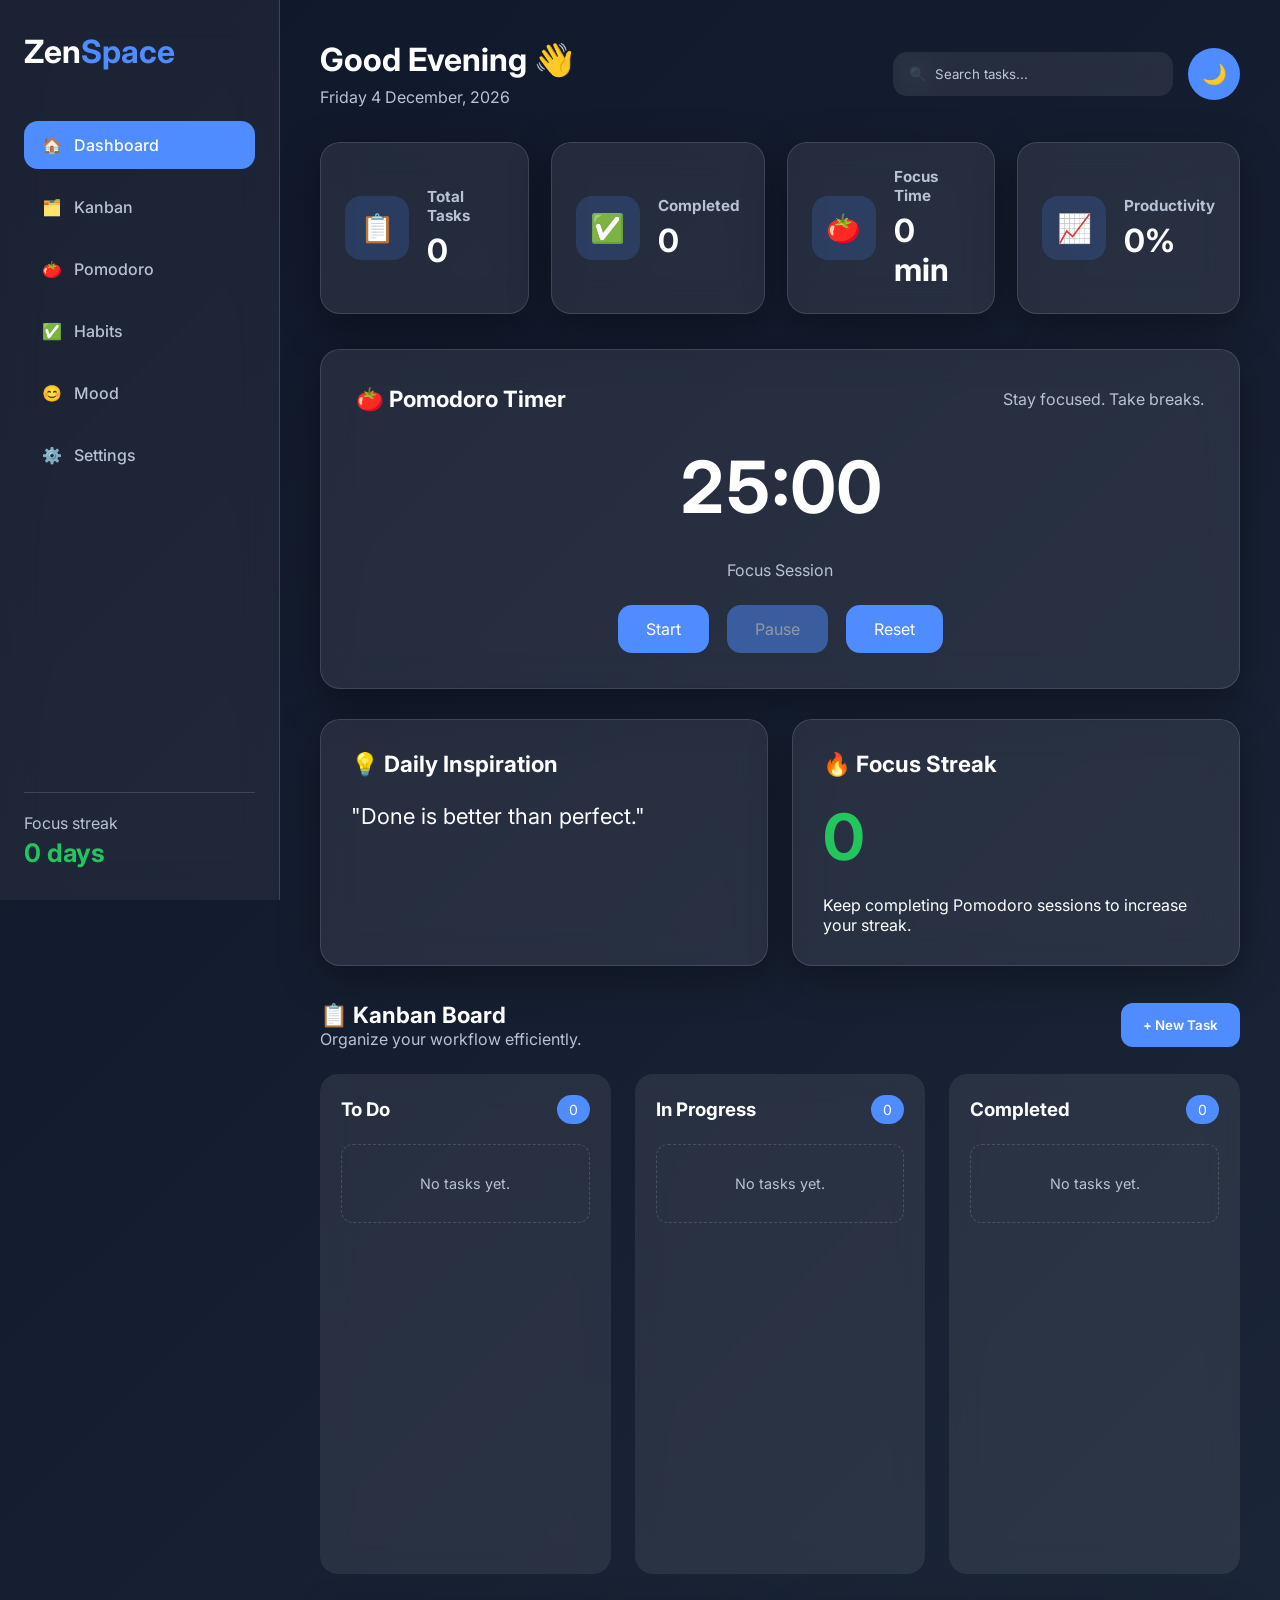
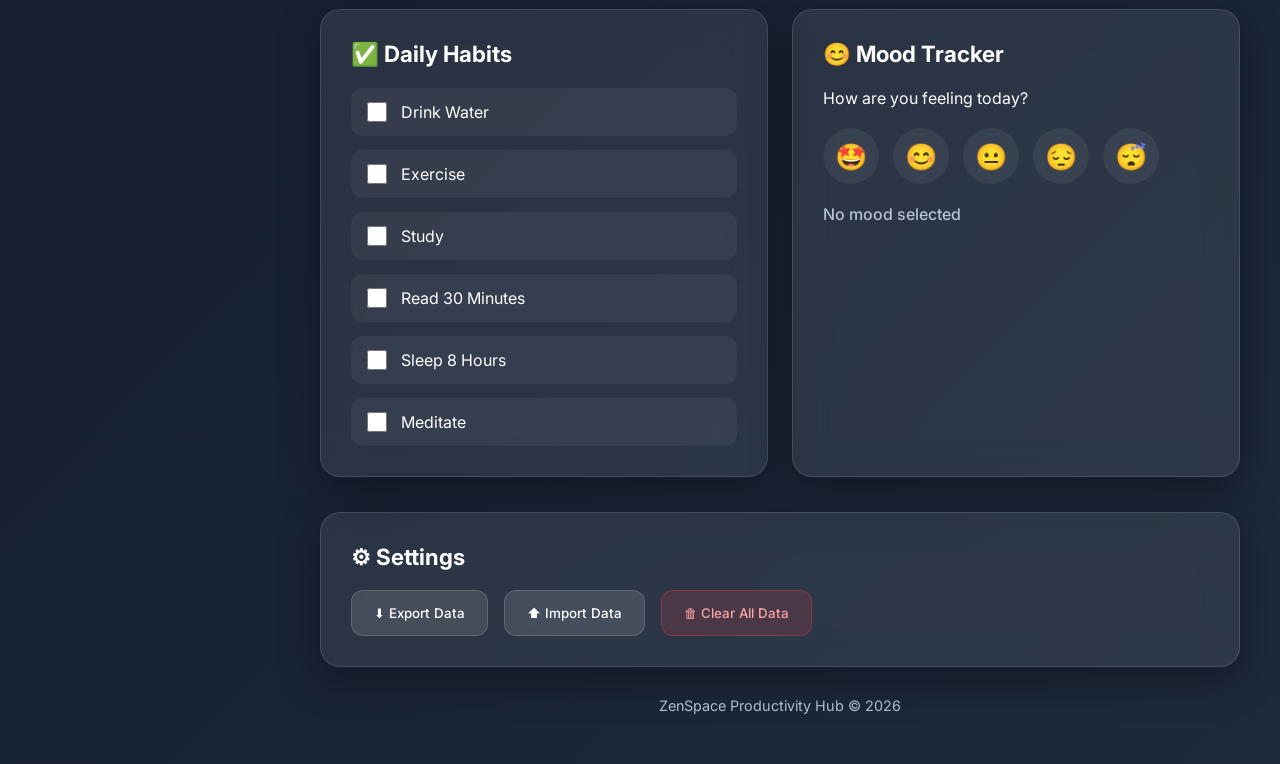
<file: index.html>
<!DOCTYPE html>
<html lang="en">

<head>

    <meta charset="UTF-8">

    <meta
        name="viewport"
        content="width=device-width, initial-scale=1.0">

    <title>ZenSpace | Productivity Hub</title>

    <meta name="description" content="ZenSpace — a premium productivity dashboard with Pomodoro timer, Kanban board, habit and mood tracking. Built with HTML, CSS and vanilla JavaScript.">

    <!-- Inline SVG favicon avoids a 404 request for favicon.ico -->
    <link rel="icon" href="data:image/svg+xml,%3Csvg xmlns='http://www.w3.org/2000/svg' viewBox='0 0 100 100'%3E%3Crect width='100' height='100' rx='22' fill='%234f8cff'/%3E%3Ctext x='50' y='68' font-size='58' font-family='Arial' font-weight='700' fill='white' text-anchor='middle'%3EZ%3C/text%3E%3C/svg%3E">

    <link
        rel="stylesheet"
        href="style.css">

</head>

<body>

    <!-- =========================
         LOADING SCREEN
    ========================== -->

    <div
        id="loader">

        <div class="loader-content">

            <div class="spinner"></div>

            <h1>ZenSpace</h1>

            <p>Preparing your workspace...</p>

        </div>

    </div>

    <!-- =========================
            MAIN APP
    ========================== -->

    <div
        class="app">

        <!-- =========================
                SIDEBAR
        ========================== -->

        <button id="sidebarToggle" class="sidebar-toggle" aria-label="Toggle navigation menu" aria-expanded="false">
            <span></span>
            <span></span>
            <span></span>
        </button>

        <aside
            class="sidebar"
            id="sidebar">

            <div class="logo">

                <h1>

                    Zen<span>Space</span>

                </h1>

            </div>

            <nav>

                <a href="#dashboard" class="nav-link active" data-section="dashboard">

                    <span class="nav-icon">🏠</span> Dashboard

                </a>

                <a href="#kanban" class="nav-link" data-section="kanban">

                    <span class="nav-icon">🗂️</span> Kanban

                </a>

                <a href="#pomodoro" class="nav-link" data-section="pomodoro">

                    <span class="nav-icon">🍅</span> Pomodoro

                </a>

                <a href="#habits" class="nav-link" data-section="habits">

                    <span class="nav-icon">✅</span> Habits

                </a>

                <a href="#mood" class="nav-link" data-section="mood">

                    <span class="nav-icon">😊</span> Mood

                </a>

                <a href="#settings" class="nav-link" data-section="settings">

                    <span class="nav-icon">⚙️</span> Settings

                </a>

            </nav>

            <div class="sidebar-footer">
                <p>Focus streak</p>
                <h2 id="sidebarStreak">0 days</h2>
            </div>

        </aside>

        <!-- =========================
            CONTENT
        ========================== -->

        <main
            class="content">

            <!-- =========================
                    HEADER
            ========================== -->

            <header
                class="topbar">

                <div>

                    <h2
                        id="greeting">

                        Good Morning

                    </h2>

                    <p
                        id="todayDate">

                        Monday, 1 January 2026

                    </p>

                </div>

                <div
                    class="top-actions">

                    <div class="search-wrap">
                        <span class="search-icon">🔍</span>
                        <input
                            id="searchInput"
                            type="text"
                            placeholder="Search tasks...">
                    </div>

                    <button
                        id="themeToggle"
                        aria-label="Toggle dark or light theme">

                        🌙

                    </button>

                </div>

            </header>

            <!-- =========================
               DASHBOARD STATS
            ========================== -->

            <section
                id="dashboard"
                class="stats-grid reveal">
                <!-- Card 1 -->
<div class="stat-card">

    <div class="stat-icon">
        📋
    </div>

    <div class="stat-info">

        <h3>Total Tasks</h3>

        <h2 id="totalTasks">
            0
        </h2>

    </div>

</div>

<!-- Card 2 -->
<div class="stat-card">

    <div class="stat-icon">
        ✅
    </div>

    <div class="stat-info">

        <h3>Completed</h3>

        <h2 id="completedTasks">
            0
        </h2>

    </div>

</div>

<!-- Card 3 -->
<div class="stat-card">

    <div class="stat-icon">
        🍅
    </div>

    <div class="stat-info">

        <h3>Focus Time</h3>

        <h2 id="focusMinutes">
            0 min
        </h2>

    </div>

</div>

<!-- Card 4 -->
<div class="stat-card">

    <div class="stat-icon">
        📈
    </div>

    <div class="stat-info">

        <h3>Productivity</h3>

        <h2 id="productivityScore">
            0%
        </h2>

    </div>

</div>

</section>
<!-- =========================
        POMODORO
========================== -->

<section
    id="pomodoro"
    class="pomodoro-section reveal">

    <div class="pomodoro-card">

        <div class="section-title">

            <h2>
                🍅 Pomodoro Timer
            </h2>

            <p>
                Stay focused. Take breaks.
            </p>

        </div>

        <div
            id="timerDisplay"
            class="timer-display">

            25:00

        </div>

        <div
            id="timerStatus"
            class="timer-status">

            Focus Session

        </div>

        <div
            class="timer-controls">

            <button
                id="startBtn">

                Start

            </button>

            <button
                id="pauseBtn">

                Pause

            </button>

            <button
                id="resetBtn">

                Reset

            </button>

        </div>

    </div>

</section>
<!-- =========================
     PRODUCTIVITY PANEL
========================= -->

<section class="productivity-panel reveal">

    <div class="quote-card">

        <div class="section-title">

            <h2>
                💡 Daily Inspiration
            </h2>

        </div>

        <blockquote id="dailyQuote">

            "Small progress every day adds up to big results."

        </blockquote>

    </div>

    <div class="progress-card">

        <div class="section-title">

            <h2>

                🔥 Focus Streak

            </h2>

        </div>

        <div class="streak-number"
             id="streakCount">

            0

        </div>

        <p>

            Keep completing Pomodoro sessions
            to increase your streak.

        </p>

    </div>

</section>
<!-- =========================
        KANBAN BOARD
========================= -->

<section id="kanban" class="kanban-section reveal">

    <div class="section-header">

        <div>

            <h2>📋 Kanban Board</h2>

            <p>
                Organize your workflow efficiently.
            </p>

        </div>

        <button id="openTaskModal" class="primary-btn">

            + New Task

        </button>

    </div>

    <div class="kanban-board">

        <!-- TO DO -->

        <div
            class="kanban-column"
            data-column="todo">

            <div class="column-header">

                <h3>To Do</h3>

                <span id="todoCount">

                    0

                </span>

            </div>

            <div
                id="todoList"
                class="task-list">

            </div>

        </div>

        <!-- IN PROGRESS -->

        <div
            class="kanban-column"
            data-column="progress">

            <div class="column-header">

                <h3>In Progress</h3>

                <span id="progressCount">

                    0

                </span>

            </div>

            <div
                id="progressList"
                class="task-list">

            </div>

        </div>

        <!-- COMPLETED -->

        <div
            class="kanban-column"
            data-column="completed">

            <div class="column-header">

                <h3>Completed</h3>

                <span id="completedCount">

                    0

                </span>

            </div>

            <div
                id="completedList"
                class="task-list">

            </div>

        </div>

    </div>

</section>
<!-- =========================
        HABITS & MOOD
========================= -->

<section class="bottom-grid reveal">

    <!-- HABIT TRACKER -->

    <div
        id="habits"
        class="glass-card">

        <div class="section-header">

            <h2>
                ✅ Daily Habits
            </h2>

        </div>

        <div class="habit-list">

            <label class="habit-item">

                <input
                    type="checkbox"
                    data-habit="water">

                <span>Drink Water</span>

            </label>

            <label class="habit-item">

                <input
                    type="checkbox"
                    data-habit="exercise">

                <span>Exercise</span>

            </label>

            <label class="habit-item">

                <input
                    type="checkbox"
                    data-habit="study">

                <span>Study</span>

            </label>

            <label class="habit-item">

                <input
                    type="checkbox"
                    data-habit="reading">

                <span>Read 30 Minutes</span>

            </label>

            <label class="habit-item">

                <input
                    type="checkbox"
                    data-habit="sleep">

                <span>Sleep 8 Hours</span>

            </label>

            <label class="habit-item">

                <input
                    type="checkbox"
                    data-habit="meditation">

                <span>Meditate</span>

            </label>

        </div>

    </div>

    <!-- MOOD TRACKER -->

    <div
        id="mood"
        class="glass-card">

        <div class="section-header">

            <h2>
                😊 Mood Tracker
            </h2>

        </div>

        <p>

            How are you feeling today?

        </p>

        <div class="mood-container">

            <button
                class="mood-btn"
                data-mood="excellent"
                aria-label="Excellent">

                🤩

            </button>

            <button
                class="mood-btn"
                data-mood="happy"
                aria-label="Happy">

                😊

            </button>

            <button
                class="mood-btn"
                data-mood="normal"
                aria-label="Normal">

                😐

            </button>

            <button
                class="mood-btn"
                data-mood="sad"
                aria-label="Sad">

                😔

            </button>

            <button
                class="mood-btn"
                data-mood="tired"
                aria-label="Tired">

                😴

            </button>

        </div>

        <p
            id="selectedMood">

            No mood selected

        </p>

    </div>

</section>
<!-- =========================
        SETTINGS
========================= -->

<section
    id="settings"
    class="glass-card settings-section reveal">

    <div class="section-header">

        <h2>⚙ Settings</h2>

    </div>

    <div class="settings-buttons">

        <button id="exportData" class="secondary-btn">

            ⬇ Export Data

        </button>

        <button id="importData" class="secondary-btn">

            ⬆ Import Data

        </button>

        <button id="clearData" class="danger-btn">

            🗑 Clear All Data

        </button>

        <input
            type="file"
            id="importFile"
            accept=".json"
            hidden>

    </div>

</section>

<!-- =========================
        FOOTER
========================= -->

<footer class="footer">

    <p>

        ZenSpace Productivity Hub © 2026

    </p>

</footer>

</main>

</div>

<!-- =========================
        TASK MODAL
========================= -->

<div
    id="taskModal"
    class="modal">

    <div class="modal-content">

        <button
            id="closeModal"
            class="close-btn"
            aria-label="Close dialog">

            ×

        </button>

        <h2>

            Create New Task

        </h2>

        <form id="taskForm" novalidate>

            <div class="form-group">

                <label for="taskTitle">

                    Task Title

                </label>

                <input
                    id="taskTitle"
                    type="text"
                    maxlength="50"
                    autocomplete="off">

                <span class="field-error" id="titleError"></span>

            </div>

            <div class="form-group">

                <label for="taskDescription">

                    Description

                </label>

                <textarea
                    id="taskDescription"
                    rows="4"
                    maxlength="200"></textarea>

                <span class="field-error" id="descriptionError"></span>

            </div>

            <div class="form-group">

                <label for="taskPriority">

                    Priority

                </label>

                <select id="taskPriority">

                    <option value="High">

                        High

                    </option>

                    <option value="Medium" selected>

                        Medium

                    </option>

                    <option value="Low">

                        Low

                    </option>

                </select>

            </div>

            <div class="form-group">

                <label for="taskDueDate">

                    Due Date

                </label>

                <input
                    id="taskDueDate"
                    type="date">

                <span class="field-error" id="dueDateError"></span>

            </div>

            <p
                id="formError"
                class="form-error">

            </p>

            <button
                type="submit"
                class="primary-btn">

                Save Task

            </button>

        </form>

    </div>

</div>

<!-- =========================
        TOAST
========================= -->

<div
    id="toast"
    class="toast"
    role="status"
    aria-live="polite">

</div>

<script src="script.js"></script>

</body>

</html>
</file>
<file: style.css>
/* =====================================================
   ZENSPACE PRODUCTIVITY HUB
   STYLE SHEET
===================================================== */

/* ---------- GOOGLE FONT ---------- */

@import url('https://fonts.googleapis.com/css2?family=Inter:wght@300;400;500;600;700&display=swap');

/* ---------- VARIABLES ---------- */

:root{

    --primary:#4f8cff;
    --primary-dark:#2b67d9;

    --success:#22c55e;

    --warning:#f59e0b;

    --danger:#ef4444;

    --background:#0f172a;

    --surface:rgba(255,255,255,.08);

    --surface-light:rgba(255,255,255,.12);

    --border:rgba(255,255,255,.15);

    --text:#ffffff;

    --text-light:#b8c2d6;

    --shadow:0 12px 40px rgba(0,0,0,.35);

    --radius:18px;

    --transition:.3s ease;

}

/* ---------- RESET ---------- */

*{

    margin:0;

    padding:0;

    box-sizing:border-box;

}

html{

    scroll-behavior:smooth;

}

body{

    font-family:"Inter",sans-serif;

    background:linear-gradient(135deg,#0f172a,#1e293b);

    color:var(--text);

    min-height:100vh;

    overflow-x:hidden;

    transition:background var(--transition), color var(--transition);

}

/* respect reduced motion preference */
@media (prefers-reduced-motion: reduce){

    *{

        animation-duration:.001ms !important;

        animation-iteration-count:1 !important;

        transition-duration:.001ms !important;

        scroll-behavior:auto !important;

    }

}

/* ---------- SCROLLBAR ---------- */

::-webkit-scrollbar{

    width:8px;

}

::-webkit-scrollbar-track{

    background:#0f172a;

}

::-webkit-scrollbar-thumb{

    background:var(--primary);

    border-radius:20px;

}

/* ---------- LINKS ---------- */

a{

    text-decoration:none;

    color:inherit;

}

/* ---------- BUTTON ---------- */

button{

    border:none;

    cursor:pointer;

    font-family:inherit;

}

button:focus-visible,
a:focus-visible,
input:focus-visible,
textarea:focus-visible,
select:focus-visible{

    outline:2px solid var(--primary);

    outline-offset:2px;

}

/* ---------- INPUT ---------- */

input,
textarea,
select{

    font-family:inherit;

    outline:none;

}

/* =====================================================
   LOADING SCREEN
===================================================== */

#loader{

    position:fixed;

    inset:0;

    z-index:9999;

    display:flex;

    align-items:center;

    justify-content:center;

    background:#0f172a;

    transition:opacity .5s ease;

}

.loader-content{

    text-align:center;

}

.loader-content h1{

    margin-top:24px;

    font-size:1.8rem;

    letter-spacing:.5px;

}

.loader-content p{

    margin-top:8px;

    color:var(--text-light);

}

.spinner{

    width:56px;

    height:56px;

    margin:0 auto;

    border-radius:50%;

    border:4px solid rgba(255,255,255,.15);

    border-top-color:var(--primary);

    animation:spin .9s linear infinite;

}

@keyframes spin{

    to{ transform:rotate(360deg); }

}

/* =====================================================
   APP LAYOUT
===================================================== */

.app{

    display:grid;

    grid-template-columns:280px 1fr;

    min-height:100vh;

}

/* =====================================================
   SIDEBAR
===================================================== */

.sidebar{

    position:sticky;

    top:0;

    height:100vh;

    padding:32px 24px;

    background:rgba(255,255,255,.05);

    backdrop-filter:blur(20px);

    border-right:1px solid var(--border);

    display:flex;

    flex-direction:column;

}

.logo{

    margin-bottom:50px;

}

.logo h1{

    font-size:2rem;

    font-weight:700;

}

.logo span{

    color:var(--primary);

}

.sidebar nav{

    display:flex;

    flex-direction:column;

    gap:14px;

    flex:1;

}

.sidebar nav a{

    padding:14px 18px;

    border-radius:14px;

    transition:var(--transition);

    color:var(--text-light);

    font-weight:500;

    display:flex;

    align-items:center;

    gap:12px;

}

.sidebar nav a:hover{

    background:var(--surface-light);

    color:white;

}

.sidebar nav a.active{

    background:var(--primary);

    color:white;

}

.sidebar-footer{

    padding-top:20px;

    border-top:1px solid var(--border);

    color:var(--text-light);

}

.sidebar-footer h2{

    color:var(--success);

    font-size:1.6rem;

    margin-top:4px;

}

.sidebar-toggle{

    display:none;

    position:fixed;

    top:20px;

    left:20px;

    z-index:1100;

    width:46px;

    height:46px;

    border-radius:12px;

    background:var(--primary);

    flex-direction:column;

    align-items:center;

    justify-content:center;

    gap:5px;

}

.sidebar-toggle span{

    width:22px;

    height:2px;

    background:white;

    border-radius:2px;

}

/* =====================================================
   MAIN CONTENT
===================================================== */

.content{

    padding:40px;

    min-width:0;

}

/* =====================================================
   HEADER
===================================================== */

.topbar{

    display:flex;

    justify-content:space-between;

    align-items:center;

    margin-bottom:35px;

    gap:20px;

    flex-wrap:wrap;

}

.topbar h2{

    font-size:2rem;

    margin-bottom:8px;

}

.topbar p{

    color:var(--text-light);

}

.top-actions{

    display:flex;

    align-items:center;

    gap:15px;

}

.search-wrap{

    position:relative;

    display:flex;

    align-items:center;

}

.search-icon{

    position:absolute;

    left:16px;

    font-size:14px;

    opacity:.7;

    pointer-events:none;

}

.top-actions input{

    width:280px;

    padding:14px 18px 14px 42px;

    border:none;

    border-radius:14px;

    background:var(--surface);

    color:white;

    backdrop-filter:blur(15px);

}

.top-actions input::placeholder{

    color:#bfc7d8;

}

#themeToggle{

    width:52px;

    height:52px;

    border-radius:50%;

    background:var(--primary);

    color:white;

    font-size:20px;

    transition:.3s;

    flex-shrink:0;

}

#themeToggle:hover{

    transform:rotate(180deg);

}

/* =====================================================
   GLASS CARD
===================================================== */

.glass-card,
.stat-card,
.pomodoro-card,
.quote-card,
.progress-card,
.settings-section{

    background:rgba(255,255,255,.08);

    backdrop-filter:blur(18px);

    border:1px solid rgba(255,255,255,.12);

    border-radius:20px;

    box-shadow:var(--shadow);

}

/* =====================================================
   SECTION HEADER
===================================================== */

.section-header,
.section-title{

    display:flex;

    justify-content:space-between;

    align-items:center;

    margin-bottom:20px;

    flex-wrap:wrap;

    gap:12px;

}

.section-header h2,
.section-title h2{

    font-size:1.4rem;

}

.section-header p,
.section-title p{

    color:var(--text-light);

}

/* =====================================================
   SCROLL REVEAL
===================================================== */

.reveal{

    opacity:0;

    transform:translateY(24px);

    transition:opacity .6s ease, transform .6s ease;

}

.reveal.visible{

    opacity:1;

    transform:translateY(0);

}

/* =====================================================
   DASHBOARD STATS
===================================================== */

.stats-grid{

    display:grid;

    grid-template-columns:repeat(4,1fr);

    gap:22px;

    margin-bottom:35px;

}

.stat-card{

    display:flex;

    align-items:center;

    gap:18px;

    padding:24px;

    transition:.3s;

}

.stat-card:hover{

    transform:translateY(-6px);

}

.stat-icon{

    width:64px;

    height:64px;

    display:flex;

    justify-content:center;

    align-items:center;

    font-size:28px;

    border-radius:16px;

    background:rgba(79,140,255,.18);

    flex-shrink:0;

}

.stat-info h3{

    color:var(--text-light);

    font-size:.95rem;

    margin-bottom:6px;

}

.stat-info h2{

    font-size:2rem;

}

/* =====================================================
   POMODORO
===================================================== */

.pomodoro-section{

    margin-top:30px;

}

.pomodoro-card{

    padding:35px;

    text-align:center;

}

.timer-display{

    font-size:72px;

    font-weight:700;

    margin:30px 0;

    font-variant-numeric:tabular-nums;

}

.timer-display.break-mode{

    color:var(--success);

}

.timer-status{

    color:var(--text-light);

    margin-bottom:25px;

}

.timer-controls{

    display:flex;

    justify-content:center;

    gap:18px;

    flex-wrap:wrap;

}

.timer-controls button{

    padding:14px 28px;

    border-radius:14px;

    background:var(--primary);

    color:white;

    font-size:16px;

    transition:.3s;

}

.timer-controls button:hover{

    transform:translateY(-3px);

    background:var(--primary-dark);

}

.timer-controls button:disabled{

    opacity:.5;

    cursor:not-allowed;

    transform:none;

}

/* =====================================================
   PRODUCTIVITY PANEL
===================================================== */

.productivity-panel{

    display:grid;

    grid-template-columns:1fr 1fr;

    gap:24px;

    margin-top:30px;

}

.quote-card,
.progress-card{

    padding:30px;

}

.quote-card blockquote{

    font-size:22px;

    line-height:1.7;

    color:white;

}

.streak-number{

    font-size:64px;

    font-weight:700;

    margin:20px 0;

    color:var(--success);

}

/* =====================================================
   KANBAN
===================================================== */

.kanban-section{

    margin-top:35px;

}

.primary-btn{

    background:var(--primary);

    color:white;

    padding:14px 22px;

    border-radius:12px;

    transition:.3s;

    font-weight:600;

}

.primary-btn:hover{

    background:var(--primary-dark);

    transform:translateY(-2px);

}

.secondary-btn{

    background:var(--surface-light);

    color:white;

    padding:14px 22px;

    border-radius:12px;

    transition:.3s;

    font-weight:500;

    border:1px solid var(--border);

}

.secondary-btn:hover{

    background:rgba(255,255,255,.2);

}

.danger-btn{

    background:rgba(239,68,68,.15);

    color:#fca5a5;

    padding:14px 22px;

    border-radius:12px;

    transition:.3s;

    font-weight:500;

    border:1px solid rgba(239,68,68,.35);

}

.danger-btn:hover{

    background:var(--danger);

    color:white;

}

.kanban-board{

    display:grid;

    grid-template-columns:repeat(3,1fr);

    gap:24px;

    margin-top:25px;

}

.kanban-column{

    background:rgba(255,255,255,.08);

    backdrop-filter:blur(15px);

    border-radius:18px;

    padding:20px;

    min-height:500px;

    border:1px solid transparent;

    transition:border-color .2s ease, background .2s ease;

}

.kanban-column.drag-over{

    border-color:var(--primary);

    background:rgba(79,140,255,.08);

}

.column-header{

    display:flex;

    justify-content:space-between;

    align-items:center;

    margin-bottom:20px;

}

.column-header span{

    background:var(--primary);

    padding:6px 12px;

    border-radius:999px;

    font-size:14px;

}

.task-list{

    display:flex;

    flex-direction:column;

    gap:16px;

    min-height:400px;

}

.task{

    background:rgba(255,255,255,.08);

    border:1px solid rgba(255,255,255,.12);

    border-radius:14px;

    padding:18px;

    cursor:grab;

    transition:.3s;

    animation:taskIn .35s ease;

}

@keyframes taskIn{

    from{ opacity:0; transform:translateY(10px); }

    to{ opacity:1; transform:translateY(0); }

}

.task:hover{

    transform:translateY(-5px);

}

.task.dragging{

    opacity:.4;

    cursor:grabbing;

}

.task-top{

    display:flex;

    justify-content:space-between;

    align-items:flex-start;

    gap:10px;

    margin-bottom:8px;

}

.task-title{

    font-weight:600;

    word-break:break-word;

}

.task-desc{

    color:var(--text-light);

    font-size:.9rem;

    margin-bottom:12px;

    word-break:break-word;

}

.task-meta{

    display:flex;

    justify-content:space-between;

    align-items:center;

    gap:8px;

    flex-wrap:wrap;

}

.priority-badge{

    font-size:.72rem;

    font-weight:700;

    padding:4px 10px;

    border-radius:999px;

    text-transform:uppercase;

    letter-spacing:.4px;

}

.priority-high{ background:rgba(239,68,68,.18); color:#fca5a5; }
.priority-medium{ background:rgba(245,158,11,.18); color:#fcd34d; }
.priority-low{ background:rgba(34,197,94,.18); color:#86efac; }

.task-due{

    font-size:.78rem;

    color:var(--text-light);

}

.task-delete{

    background:transparent;

    color:var(--text-light);

    font-size:16px;

    padding:2px 6px;

    border-radius:8px;

    transition:.2s;

}

.task-delete:hover{

    color:var(--danger);

    background:rgba(239,68,68,.12);

}

.task-move-select{

    margin-top:10px;

    width:100%;

    padding:8px 10px;

    border-radius:8px;

    background:rgba(255,255,255,.08);

    color:white;

    border:1px solid var(--border);

    font-size:.8rem;

}

.empty-column{

    color:var(--text-light);

    text-align:center;

    padding:30px 10px;

    font-size:.9rem;

    border:1.5px dashed var(--border);

    border-radius:12px;

}

/* =====================================================
   HABITS & MOOD
===================================================== */

.bottom-grid{

    display:grid;

    grid-template-columns:1fr 1fr;

    gap:24px;

    margin-top:35px;

}

.bottom-grid .glass-card{

    padding:30px;

}

.habit-list{

    display:flex;

    flex-direction:column;

    gap:14px;

}

.habit-item{

    display:flex;

    align-items:center;

    gap:14px;

    padding:14px 16px;

    background:rgba(255,255,255,.05);

    border-radius:12px;

    cursor:pointer;

    transition:.2s;

}

.habit-item:hover{

    background:rgba(255,255,255,.1);

}

.habit-item input[type="checkbox"]{

    width:20px;

    height:20px;

    accent-color:var(--primary);

    cursor:pointer;

}

.habit-item.completed span{

    text-decoration:line-through;

    color:var(--text-light);

}

.mood-container{

    display:flex;

    gap:14px;

    margin:20px 0;

    flex-wrap:wrap;

}

.mood-btn{

    width:56px;

    height:56px;

    border-radius:50%;

    background:rgba(255,255,255,.06);

    font-size:26px;

    display:flex;

    align-items:center;

    justify-content:center;

    transition:.25s;

    border:2px solid transparent;

}

.mood-btn:hover{

    transform:translateY(-4px) scale(1.05);

}

.mood-btn.selected{

    border-color:var(--primary);

    background:rgba(79,140,255,.2);

}

#selectedMood{

    color:var(--text-light);

    font-weight:500;

}

/* =====================================================
   SETTINGS
===================================================== */

.settings-section{

    margin-top:35px;

    padding:30px;

}

.settings-buttons{

    display:flex;

    gap:16px;

    flex-wrap:wrap;

}

/* =====================================================
   FOOTER
===================================================== */

.footer{

    text-align:center;

    padding:30px 0 10px;

    color:var(--text-light);

    font-size:.9rem;

}

/* =====================================================
   MODAL
===================================================== */

.modal{

    position:fixed;

    inset:0;

    background:rgba(5,10,25,.6);

    backdrop-filter:blur(6px);

    display:flex;

    align-items:center;

    justify-content:center;

    opacity:0;

    pointer-events:none;

    transition:opacity .25s ease;

    z-index:1000;

    padding:20px;

}

.modal.open{

    opacity:1;

    pointer-events:auto;

}

.modal-content{

    background:#161f36;

    border:1px solid var(--border);

    border-radius:20px;

    padding:36px;

    width:100%;

    max-width:460px;

    max-height:90vh;

    overflow-y:auto;

    position:relative;

    box-shadow:var(--shadow);

    transform:translateY(20px);

    transition:transform .25s ease;

}

.modal.open .modal-content{

    transform:translateY(0);

}

.modal-content h2{

    margin-bottom:24px;

}

.close-btn{

    position:absolute;

    top:16px;

    right:16px;

    width:36px;

    height:36px;

    border-radius:50%;

    background:rgba(255,255,255,.08);

    color:white;

    font-size:20px;

}

.close-btn:hover{

    background:var(--danger);

}

.form-group{

    margin-bottom:18px;

    display:flex;

    flex-direction:column;

    gap:8px;

}

.form-group label{

    font-size:.9rem;

    color:var(--text-light);

    font-weight:500;

}

.form-group input,
.form-group textarea,
.form-group select{

    padding:12px 14px;

    border-radius:10px;

    background:rgba(255,255,255,.06);

    border:1px solid var(--border);

    color:white;

    resize:vertical;

}

.form-group input.invalid,
.form-group textarea.invalid,
.form-group select.invalid{

    border-color:var(--danger);

}

.field-error{

    color:#fca5a5;

    font-size:.78rem;

    min-height:14px;

}

.form-error{

    color:#fca5a5;

    font-size:.85rem;

    margin-bottom:12px;

}

/* =====================================================
   TOAST
===================================================== */

.toast{

    position:fixed;

    bottom:30px;

    left:50%;

    transform:translate(-50%, 20px);

    background:#161f36;

    border:1px solid var(--border);

    padding:16px 26px;

    border-radius:14px;

    box-shadow:var(--shadow);

    opacity:0;

    pointer-events:none;

    transition:.3s ease;

    z-index:1200;

    font-weight:500;

}

.toast.show{

    opacity:1;

    transform:translate(-50%, 0);

}

.toast.success{ border-left:4px solid var(--success); }
.toast.error{ border-left:4px solid var(--danger); }
.toast.info{ border-left:4px solid var(--primary); }

/* =====================================================
   LIGHT THEME
===================================================== */

body.light{

    background:linear-gradient(135deg,#eef2ff,#f8fafc);

    color:#111827;

}

body.light .sidebar{

    background:rgba(255,255,255,.7);

    border-right:1px solid #dbe3f0;

}

body.light .sidebar nav a{

    color:#4b5563;

}

body.light .sidebar nav a:hover{

    background:#e7edff;

    color:#111827;

}

body.light .glass-card,
body.light .stat-card,
body.light .pomodoro-card,
body.light .quote-card,
body.light .progress-card,
body.light .settings-section,
body.light .kanban-column,
body.light .task,
body.light .habit-item,
body.light .modal-content,
body.light .toast{

    background:white;

    color:#111827;

    border:1px solid #dbe3f0;

}

body.light .top-actions input,
body.light .form-group input,
body.light .form-group textarea,
body.light .form-group select,
body.light .task-move-select{

    background:#f1f5f9;

    color:#111827;

    border:1px solid #dbe3f0;

}

body.light .top-actions input::placeholder{

    color:#6b7280;

}

body.light .topbar p,
body.light .section-header p,
body.light .section-title p,
body.light .stat-info h3,
body.light .timer-status,
body.light .task-desc,
body.light .task-due,
body.light #selectedMood,
body.light .sidebar-footer{

    color:#6b7280;

}

body.light #loader{

    background:#eef2ff;

    color:#111827;

}

body.light .mood-btn{

    background:#f1f5f9;

}

/* =====================================================
   RESPONSIVE DESIGN
===================================================== */

/* Tablet */
@media (max-width:1024px){

    .app{

        grid-template-columns:220px 1fr;

    }

    .stats-grid{

        grid-template-columns:repeat(2,1fr);

    }

    .kanban-board{

        grid-template-columns:1fr 1fr;

    }

    .kanban-column:last-child{

        grid-column:1 / -1;

    }

    .productivity-panel,
    .bottom-grid{

        grid-template-columns:1fr;

    }

}

/* Mobile */
@media (max-width:768px){

    .sidebar-toggle{

        display:flex;

    }

    .app{

        grid-template-columns:1fr;

    }

    .sidebar{

        position:fixed;

        left:0;

        top:0;

        width:260px;

        transform:translateX(-100%);

        z-index:1050;

        transition:transform .3s ease;

    }

    .sidebar.open{

        transform:translateX(0);

    }

    .content{

        padding:24px 18px 60px;

        padding-top:90px;

    }

    .topbar{

        margin-bottom:24px;

    }

    .top-actions input{

        width:180px;

    }

    .stats-grid{

        grid-template-columns:1fr 1fr;

        gap:14px;

    }

    .kanban-board{

        grid-template-columns:1fr;

    }

    .kanban-column:last-child{

        grid-column:auto;

    }

    .timer-display{

        font-size:52px;

    }

    .settings-buttons{

        flex-direction:column;

    }

    .settings-buttons button{

        width:100%;

    }

}

@media (max-width:480px){

    .stats-grid{

        grid-template-columns:1fr;

    }

    .top-actions{

        gap:10px;

    }

    .top-actions input{

        width:140px;

    }

    .mood-container{

        gap:10px;

    }

    .mood-btn{

        width:48px;

        height:48px;

        font-size:22px;

    }

}
</file>
